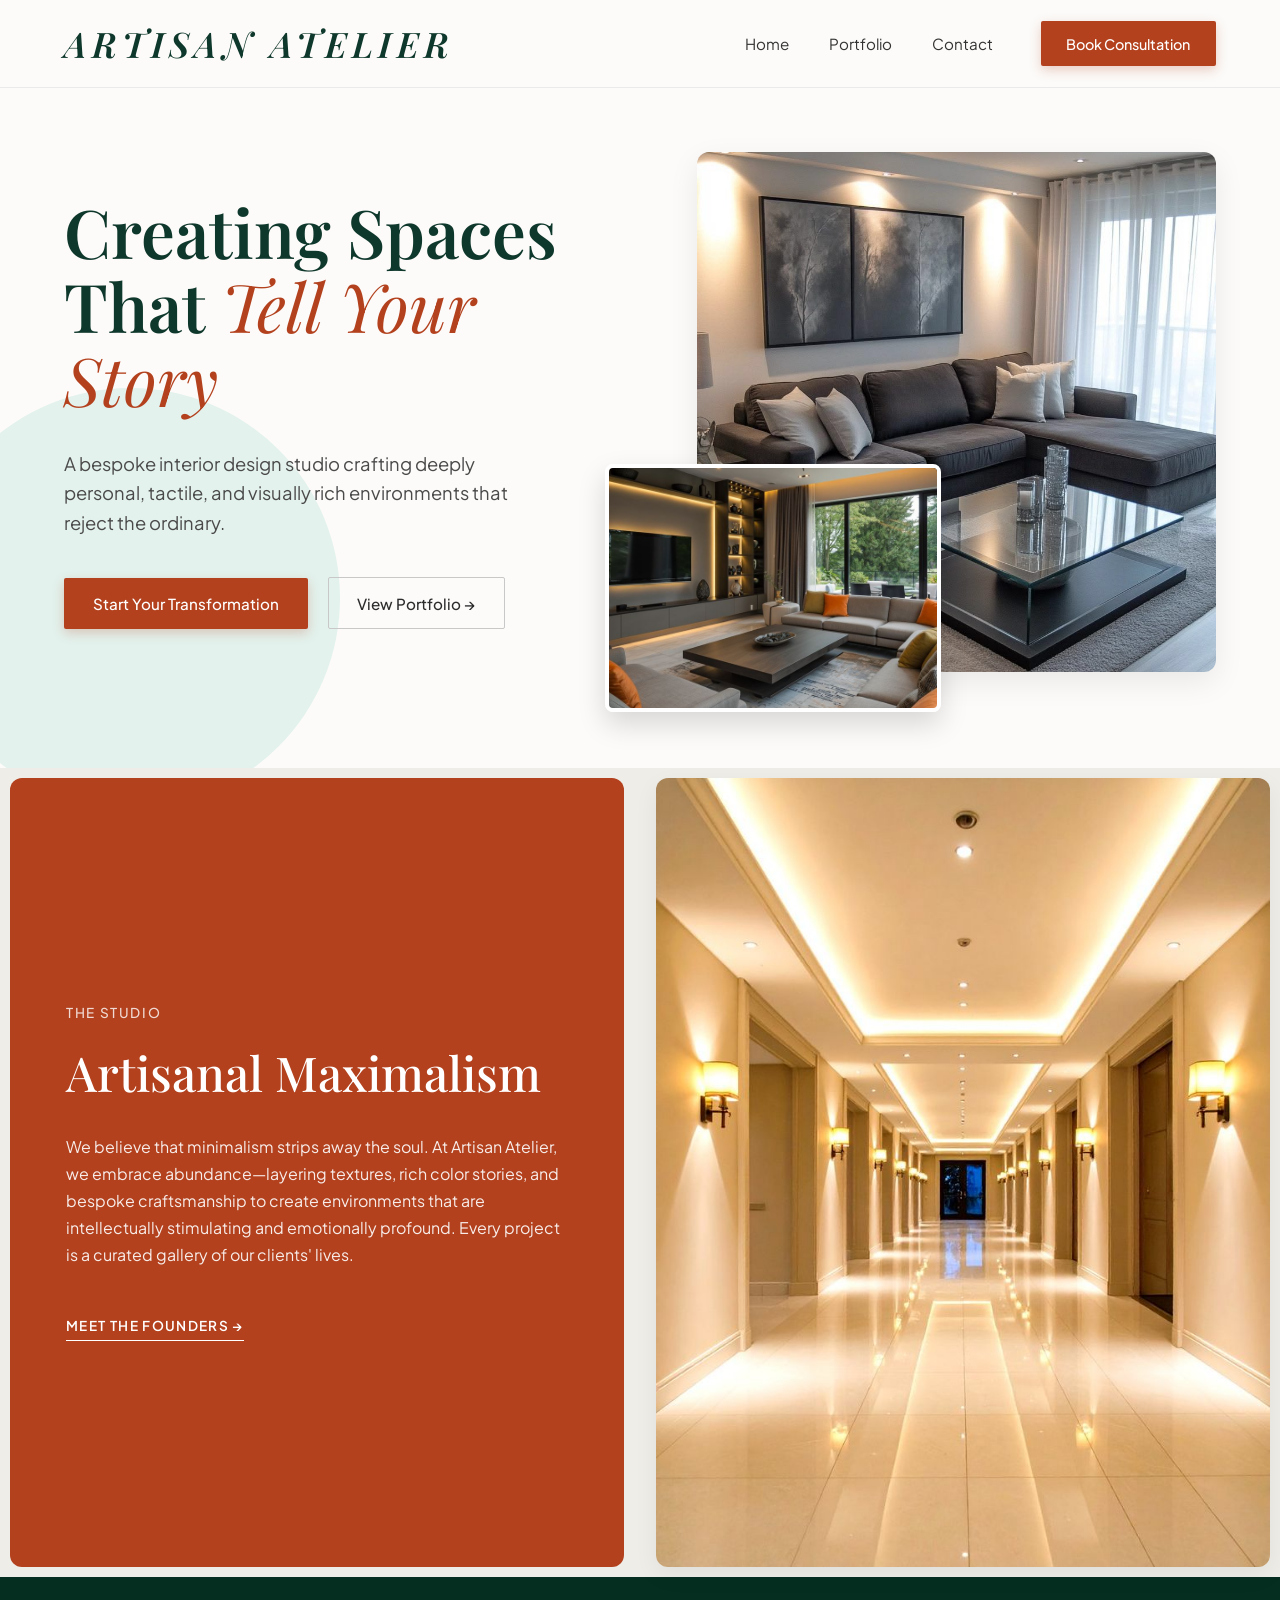
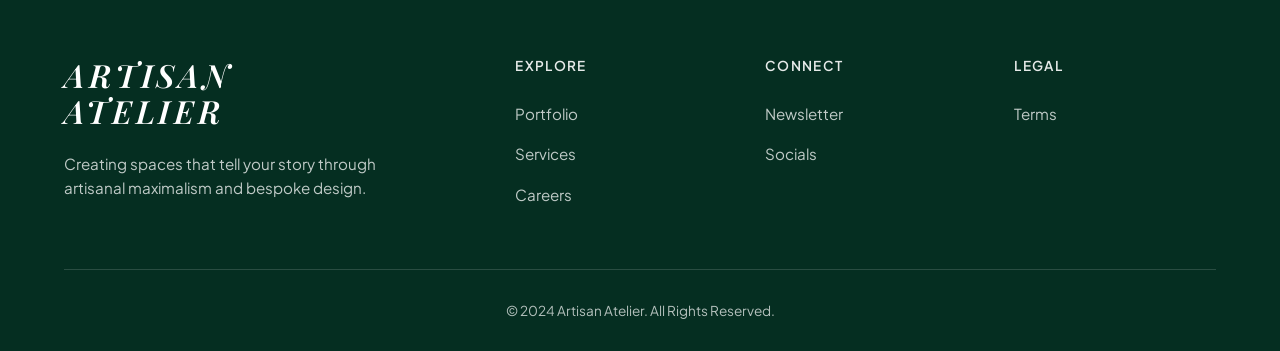
<file: index.html>
<html lang="en">
<head>
    <meta charset="UTF-8">
    <meta name="viewport" content="width=device-width, initial-scale=1.0">
    <title>Document</title>
     <link rel="stylesheet" href="style.css">
</head>
<body>
   <header class="navbar">
  <div class="logo">ARTISAN ATELIER</div>
  <nav class="nav-container">
    <ul class="nav-links">
      <li><a href="index.html" class="nav-link active">Home</a></li>
      <li><a href="pot.html" class="nav-link">Portfolio</a></li>
      <li><a href="contact.html" class="nav-link">Contact</a></li>
    </ul>
    <a href="#" class="nav-actions">Book Consultation</a>
    
  </nav>
  <div class="hamburger">=</div>
</header>
<div class="sidebar">
  <div class="nav">
    <a href="index.html">Home </a>
    <a href="pot.html">Portfolio</a>
    <a href="contact.html">Contact </a>

  </div>
</div>
 
<section class="hero-section">
  <!-- Background shape accent -->
  <div class="bg-shape"></div>

  <!-- Left Column: Text Content -->
  <div class="hero-content">
    <h1 class="hero-heading">
      Creating Spaces <br>
      That <span class="highlight">Tell Your</span> <br>
      <span class="highlight">Story</span>
    </h1>
    <p class="hero-subtext">
      A bespoke interior design studio crafting deeply personal, tactile, and visually rich environments that reject the ordinary.
    </p>
    <div class="hero-buttons">
      <a href="#" class="btn-primary">Start Your Transformation</a>
      <a href="#" class="btn-secondary">View Portfolio &rarr;</a>
    </div>
  </div>

  <!-- Right Column: Overlapping Images -->
  <div class="hero-images">
    <div class="main-image">
      <img src="p2.jpg" alt="Interior living room with velvet couch and plants">
    </div>
    <div class="overlay-image">
      <img src="p1.jpg" alt="Detailed view of wooden cabinet with brass inlay">
    </div>
  </div>
</section>
<section class="studio-section">
  <div class="studio-container">
    <div class="studio-card content-card">
      <span class="subtitle">The Studio</span>
      <h2 class="title">Artisanal Maximalism</h2>
      <p class="description">
        We believe that minimalism strips away the soul. At Artisan Atelier, we embrace abundance—layering textures, rich color stories, and bespoke craftsmanship to create environments that are intellectually stimulating and emotionally profound. Every project is a curated gallery of our clients' lives.
      </p>
      <a href="#" class="studio-link">MEET THE FOUNDERS &rarr;</a>
    </div>

    <!-- Right Card: Image -->
    <div class="studio-card image-card">
      <img src="pk1.jpg" alt="Design workspace with fabric swatches and blueprints">
    </div>
  </div>
</section>
<footer class="site-footer">
  <div class="footer-container">
    <!-- Brand Column -->
    <div class="footer-col brand-col">
      <h2 class="footer-logo">ARTISAN<br>ATELIER</h2>
      <p class="footer-tagline">
        Creating spaces that tell your story through artisanal maximalism and bespoke design.
      </p>
    </div>

    <!-- Explore Column -->
    <div class="footer-col">
      <h3 class="footer-heading">Explore</h3>
      <ul class="footer-links">
        <li><a href="#">Portfolio</a></li>
        <li><a href="#">Services</a></li>
        <li><a href="#">Careers</a></li>
      </ul>
    </div>

    <!-- Connect Column -->
    <div class="footer-col">
      <h3 class="footer-heading">Connect</h3>
      <ul class="footer-links">
        <li><a href="#">Newsletter</a></li>
        <li><a href="#">Socials</a></li>
      </ul>
    </div>

    <!-- Legal Column -->
    <div class="footer-col">
      <h3 class="footer-heading">Legal</h3>
      <ul class="footer-links">
        <li><a href="#">Terms</a></li>
      </ul>
    </div>
  </div>

  <!-- Copyright Bottom Bar -->
  <div class="footer-bottom">
    <p>&copy; 2024 Artisan Atelier. All Rights Reserved.</p>
  </div>
</footer> 
 <script>
    const hamburgerBtn =document.querySelector('.hamburger')
    const sidebar =document.querySelector('.sidebar')

    hamburgerBtn.addEventListener('click',() =>{
      sidebar.classList.toggle('active');
    })
  </script
</body>
</html>
</file>
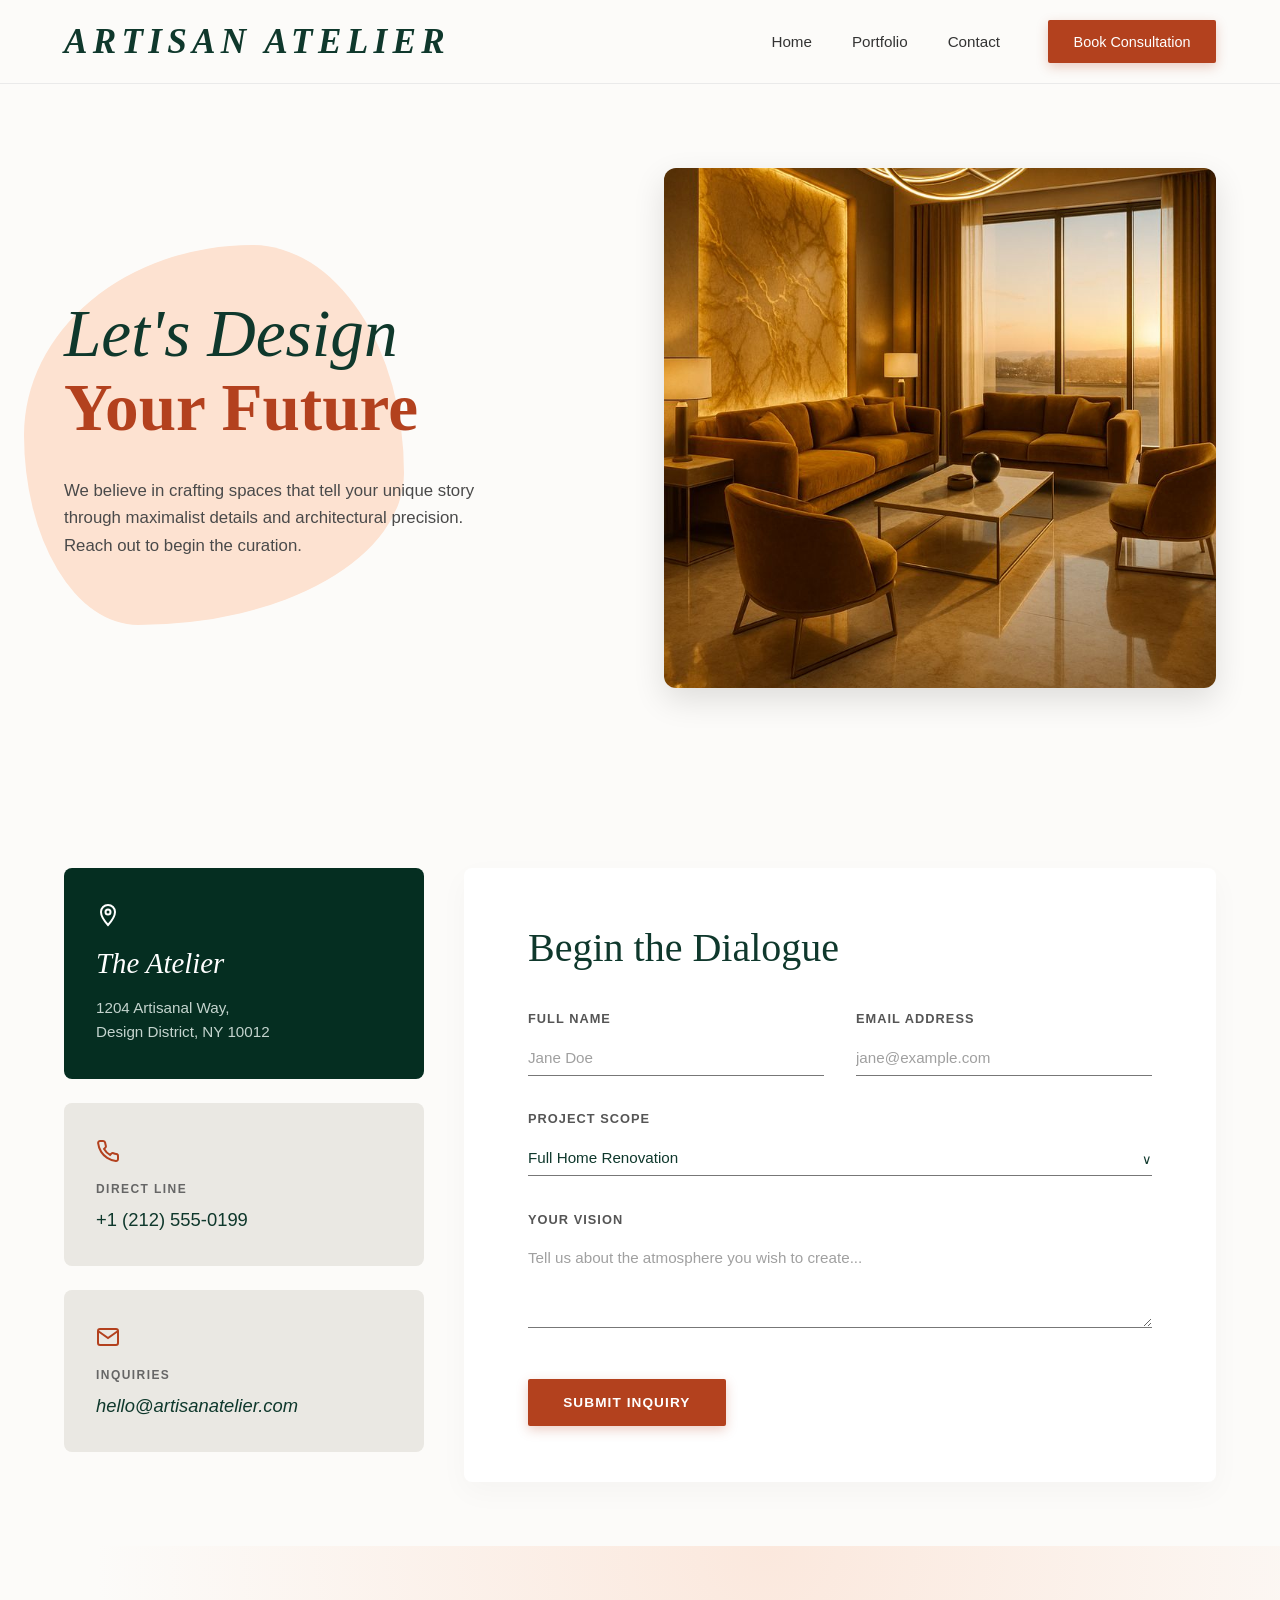
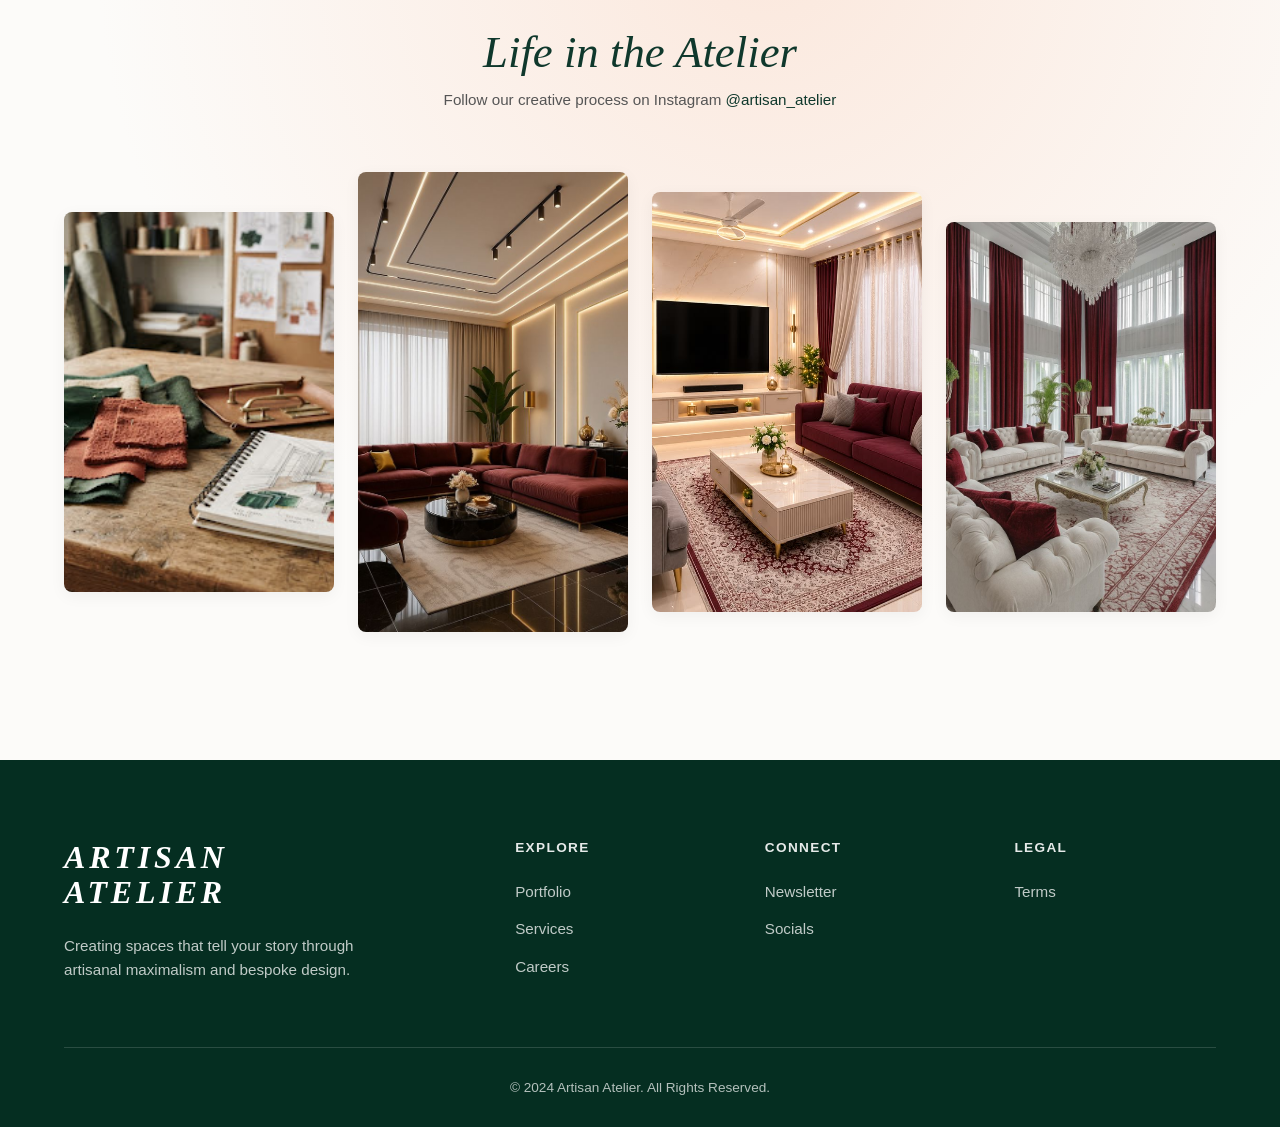
<file: contact.html>
<html lang="en">
<head>
    <meta charset="UTF-8">
    <meta name="viewport" content="width=device-width, initial-scale=1.0">
    <title>Document</title>
    <link rel="stylesheet" href="contact.css">
</head>
<body>
     <header class="navbar">
  <div class="logo">ARTISAN ATELIER</div>
  <nav class="nav-container">
    <ul class="nav-links">
      <li><a href="index.html" class="nav-link active">Home</a></li>
      <li><a href="pot.html" class="nav-link">Portfolio</a></li>
      <li><a href="contact.html" class="nav-link">Contact</a></li>
    </ul>
    <a href="#" class="nav-actions">Book Consultation</a>
    
  </nav>
  <div class="hamburger">=</div>
</header>
<div class="sidebar">
  <div class="nav">
    <a href="index.html">home </a>
    <a href="pot.html">portfolio</a>
    <a href="contact.html">contact </a>

  </div>
</div>
    <section class="contact-hero">
  <!-- Left Column: Content with background blob -->
  <div class="contact-hero-content">
    <div class="blob-bg"></div>
    <div class="text-wrapper">
      <h1 class="contact-title">
        <span class="green-text">Let's Design</span> <br>
        <span class="rust-text">Your Future</span>
      </h1>
      <p class="contact-description">
        We believe in crafting spaces that tell your unique story through maximalist details and architectural precision. Reach out to begin the curation.
      </p>
    </div>
  </div>

  <!-- Right Column: Image Container -->
  <div class="contact-hero-image">
    <img src="con 1.jpg" alt="Elegantly styled living room with dark green walls and velvet chair">
  </div>
</section>
<section class="contact-section">
  <div class="contact-container">
    
    <!-- Left Column: Contact Info Cards -->
    <div class="contact-info">
      
      <!-- Card 1: Address (Dark Green) -->
      <div class="info-card dark-card">
        <div class="icon">
          <svg width="24" height="24" viewBox="0 0 24 24" fill="none" stroke="currentColor" stroke-width="2"><path d="M12 2C8.13 2 5 5.13 5 9c0 5.25 7 13 7 13s7-7.75 7-13c0-3.87-3.13-7-7-7z"/><circle cx="12" cy="9" r="2.5"/></svg>
        </div>
        <h3 class="card-title">The Atelier</h3>
        <p class="card-text">1204 Artisanal Way,<br>Design District, NY 10012</p>
      </div>

      <!-- Card 2: Direct Line (Light Gray) -->
      <div class="info-card light-card">
        <div class="icon rust-icon">
          <svg width="24" height="24" viewBox="0 0 24 24" fill="none" stroke="currentColor" stroke-width="2"><path d="M22 16.92v3a2 2 0 0 1-2.18 2 19.79 19.79 0 0 1-8.63-3.07 19.5 19.5 0 0 1-6-6 19.79 19.79 0 0 1-3.07-8.67A2 2 0 0 1 4.11 2h3a2 2 0 0 1 2 1.72 12.84 12.84 0 0 0 .7 2.81 2 2 0 0 1-.45 2.11L8.09 9.91a16 16 0 0 0 6 6l1.27-1.27a2 2 0 0 1 2.11-.45 12.84 12.84 0 0 0 2.81.7A2 2 0 0 1 22 16.92z"/></svg>
        </div>
        <span class="card-label">DIRECT LINE</span>
        <p class="card-value">+1 (212) 555-0199</p>
      </div>

      <!-- Card 3: Inquiries (Light Gray) -->
      <div class="info-card light-card">
        <div class="icon rust-icon">
          <svg width="24" height="24" viewBox="0 0 24 24" fill="none" stroke="currentColor" stroke-width="2"><path d="M4 4h16c1.1 0 2 .9 2 2v12c0 1.1-.9 2-2 2H4c-1.1 0-2-.9-2-2V6c0-1.1.9-2 2-2z"/><polyline points="22,6 12,13 2,6"/></svg>
        </div>
        <span class="card-label">INQUIRIES</span>
        <p class="card-value italic">hello@artisanatelier.com</p>
      </div>

    </div>

    <!-- Right Column: Inquiry Form Card -->
    <div class="form-card">
      <h2 class="form-heading">Begin the Dialogue</h2>
      
      <form class="inquiry-form">
        <div class="form-row">
          <div class="form-group">
            <label for="fullname">Full Name</label>
            <input type="text" id="fullname" placeholder="Jane Doe">
          </div>
          <div class="form-group">
            <label for="email">Email Address</label>
            <input type="email" id="email" placeholder="jane@example.com">
          </div>
        </div>

        <div class="form-group">
          <label for="scope">Project Scope</label>
          <div class="select-wrapper">
            <select id="scope">
              <option value="full">Full Home Renovation</option>
              <option value="interior">Interior Styling</option>
              <option value="architecture">Architectural Design</option>
            </select>
          </div>
        </div>

        <div class="form-group">
          <label for="vision">Your Vision</label>
          <textarea id="vision" rows="4" placeholder="Tell us about the atmosphere you wish to create..."></textarea>
        </div>

        <button type="submit" class="btn-submit">SUBMIT INQUIRY</button>
      </form>
    </div>

  </div>
</section>
<section class="instagram-section">
  <!-- Section Header -->
  <div class="instagram-header">
    <h2 class="instagram-title">Life in the Atelier</h2>
    <p class="instagram-subtitle">
      Follow our creative process on Instagram <a href="https://instagram.com" target="_blank" class="insta-handle">@artisan_atelier</a>
    </p>
  </div>

  <!-- 4-Column Image Grid -->
  <div class="instagram-grid">
    <div class="insta-card">
      <img src="con g 1.jpg" alt="Design sketches and fabric swatches on wooden desk">
      <div class="insta-overlay">
        <svg class="heart-icon" viewBox="0 0 24 24" fill="none" stroke="currentColor" stroke-width="2">
            <path d="M20.84 4.61a5.5 5.5 0 0 0-7.78 0L12 5.67l-1.06-1.06a5.5 5.5 0 0 0-7.78 7.78l1.06 1.06L12 21.23l8.78-8.78 1.06-1.06a5.5 5.5 0 0 0 0-7.78z"></path>
        </svg>
    </div>
    </div>
    <div class="insta-card">
      <img src="con 2.jpg" alt="Vintage mirror with floral wallpaper interior">
      <div class="insta-overlay">
  <svg class="heart-icon" viewBox="0 0 24 24" fill="none" stroke="currentColor" stroke-width="2">
    <path d="M20.84 4.61a5.5 5.5 0 0 0-7.78 0L12 5.67l-1.06-1.06a5.5 5.5 0 0 0-7.78 7.78l1.06 1.06L12 21.23l8.78-8.78 1.06-1.06a5.5 5.5 0 0 0 0-7.78z"></path>
  </svg>
</div>
    </div>
    <div class="insta-card">
      <img src="con 3.jpg" alt="Interior designer standing in studio workspace">
      <div class="insta-overlay">
  <svg class="heart-icon" viewBox="0 0 24 24" fill="none" stroke="currentColor" stroke-width="2">
    <path d="M20.84 4.61a5.5 5.5 0 0 0-7.78 0L12 5.67l-1.06-1.06a5.5 5.5 0 0 0-7.78 7.78l1.06 1.06L12 21.23l8.78-8.78 1.06-1.06a5.5 5.5 0 0 0 0-7.78z"></path>
  </svg>
</div>
    </div>
    <div class="insta-card">
      <img src="con 4.jpg" alt="Tablescape setup with dark floral centerpiece">
      <div class="insta-overlay">
  <svg class="heart-icon" viewBox="0 0 24 24" fill="none" stroke="currentColor" stroke-width="2">
    <path d="M20.84 4.61a5.5 5.5 0 0 0-7.78 0L12 5.67l-1.06-1.06a5.5 5.5 0 0 0-7.78 7.78l1.06 1.06L12 21.23l8.78-8.78 1.06-1.06a5.5 5.5 0 0 0 0-7.78z"></path>
  </svg>
</div>
    </div>
  </div>
</section>
<footer class="site-footer">
  <div class="footer-container">
    <!-- Brand Column -->
    <div class="footer-col brand-col">
      <h2 class="footer-logo">ARTISAN<br>ATELIER</h2>
      <p class="footer-tagline">
        Creating spaces that tell your story through artisanal maximalism and bespoke design.
      </p>
    </div>

    <!-- Explore Column -->
    <div class="footer-col">
      <h3 class="footer-heading">Explore</h3>
      <ul class="footer-links">
        <li><a href="#">Portfolio</a></li>
        <li><a href="#">Services</a></li>
        <li><a href="#">Careers</a></li>
      </ul>
    </div>

    <!-- Connect Column -->
    <div class="footer-col">
      <h3 class="footer-heading">Connect</h3>
      <ul class="footer-links">
        <li><a href="#">Newsletter</a></li>
        <li><a href="#">Socials</a></li>
      </ul>
    </div>

    <!-- Legal Column -->
    <div class="footer-col">
      <h3 class="footer-heading">Legal</h3>
      <ul class="footer-links">
        <li><a href="#">Terms</a></li>
      </ul>
    </div>
  </div>

  <!-- Copyright Bottom Bar -->
  <div class="footer-bottom">
    <p>&copy; 2024 Artisan Atelier. All Rights Reserved.</p>
  </div>
</footer>
 <script>
    const hamburgerBtn =document.querySelector('.hamburger')
    const sidebar =document.querySelector('.sidebar')

    hamburgerBtn.addEventListener('click',() =>{
      sidebar.classList.toggle('active');
    })
  </script
</body>
</html>
</file>
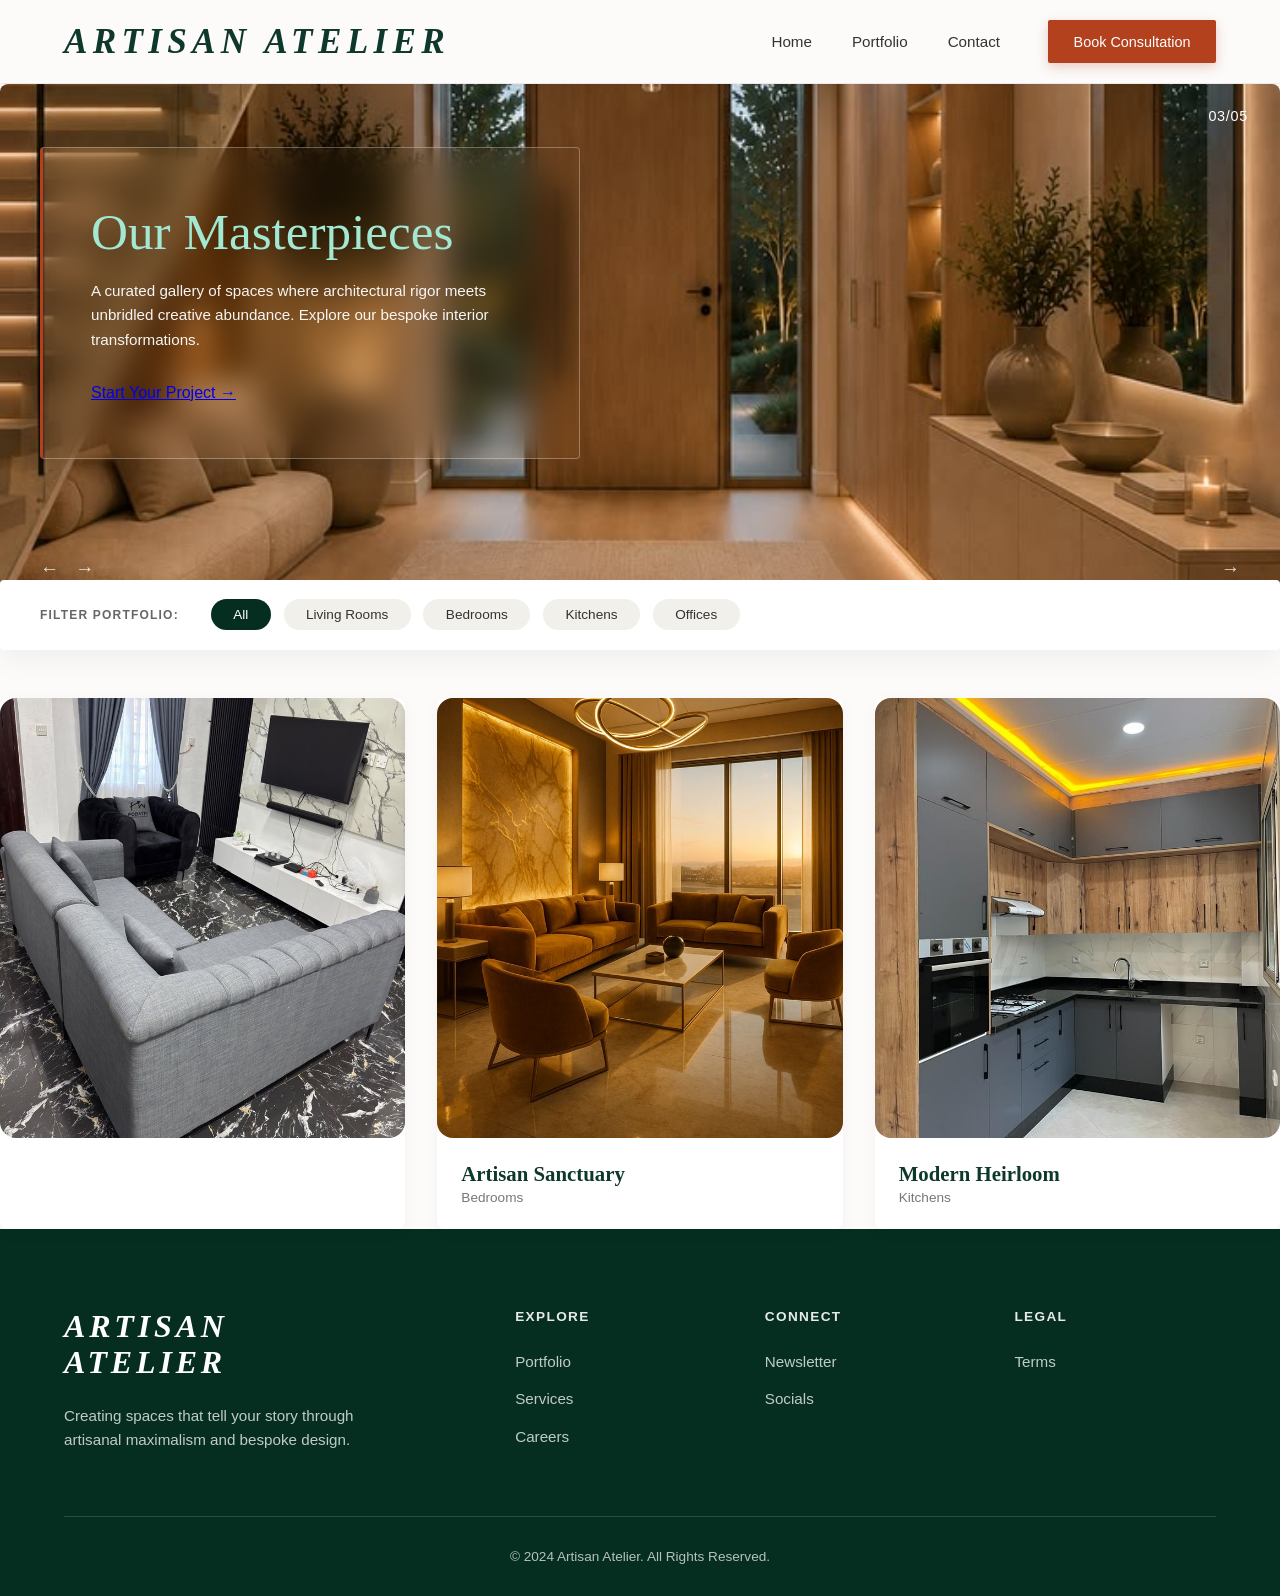
<file: pot.html>
<html lang="en">
<head>
    <meta charset="UTF-8">
    <meta name="viewport" content="width=device-width, initial-scale=1.0">
    <title>Document</title>
    <link rel="stylesheet" href="pot.css">
</head>
<body>
   <header class="navbar">
  <div class="logo">ARTISAN ATELIER</div>
  <nav class="nav-container">
    <ul class="nav-links">
      <li><a href="index.html" class="nav-link active">Home</a></li>
      <li><a href="pot.html" class="nav-link">Portfolio</a></li>
      <li><a href="contact.html" class="nav-link">Contact</a></li>
    </ul>
    <a href="#" class="nav-actions">Book Consultation</a>
    
  </nav>
  <div class="hamburger">=</div>
</header>
<div class="sidebar">
  <div class="nav">
    <a href="index.html">home </a>
    <a href="pot.html">portfolio</a>
    <a href="contact.html">contact </a>

  </div>
</div>
  

<main class="portfolio-page">
  
  <!-- Section 1: Portfolio Hero / Featured Project Banner -->
  <section class="portfolio-hero">
    <div class="hero-bg-container">
      <img src="pk2.jpg" alt="Featured Project: The Forest Retreat" class="hero-bg-img">
      
      <!-- Slide Indicator Top Right -->
      <div class="slide-count">03/05</div>
      
      <!-- Frosted Glass Card Overlay -->
      <div class="glass-card">
        <h1 class="glass-title">Our Masterpieces</h1>
        <p class="glass-description">
          A curated gallery of spaces where architectural rigor meets unbridled creative abundance. Explore our bespoke interior transformations.
        </p>
        <a href="#" class="btn-primary">Start Your Project &rarr;</a>
      </div>

      <!-- Hero Navigation Arrows -->
      <div class="hero-nav flex-between">
        <div class="nav-left">
          <button class="nav-arrow">&larr;</button>
          <button class="nav-arrow">&rarr;</button>
        </div>
        <div class="nav-right">
          <button class="nav-arrow">&rarr;</button>
        </div>
      </div>
    </div>
  </section>
  <!-- Section 2: Portfolio Filter Bar -->
  <section class="filter-section">
    <div class="filter-bar">
      <span class="filter-label">FILTER PORTFOLIO:</span>
      <div class="filter-buttons">
        <button class="filter-btn active">All</button>
        <button class="filter-btn">Living Rooms</button>
        <button class="filter-btn">Bedrooms</button>
        <button class="filter-btn">Kitchens</button>
        <button class="filter-btn">Offices</button>
      </div>
    </div>
  </section>
  <!-- Section 3: Portfolio Grid -->
      <section class="gallery-section">
        <div class="gallery-grid">
          
          <!-- Grid Card 1 -->
          <article class="gallery-card">
            <div class="card-image">
              <img src="p4.jpg" alt="Living Room Transformation">
            </div>
            <!-- <div class="card-details">
              <h3>The Emerald Lounge</h3>
              <p>Living Room</p>
            </div> -->
          </article>

          <!-- Grid Card 2 -->
          <article class="gallery-card">
            <div class="card-image ">
              <img src="con 1.jpg" alt="Rustic Master Bedroom">
            </div>
            <div class="card-details">
              <h3>Artisan Sanctuary</h3>
              <p>Bedrooms</p>
            </div>
          </article>

          <!-- Grid Card 3 -->
          <article class="gallery-card">
            <div class="card-image">
              <img src="k1.jpg" alt="Bespoke Kitchen & Dining">
            </div>
            <div class="card-details">
              <h3>Modern Heirloom</h3>
              <p>Kitchens</p>
            </div>
          </article>

        </div>
    </section>
</main>
    <footer class="site-footer">
  <div class="footer-container">
    <!-- Brand Column -->
    <div class="footer-col brand-col">
      <h2 class="footer-logo">ARTISAN<br>ATELIER</h2>
      <p class="footer-tagline">
        Creating spaces that tell your story through artisanal maximalism and bespoke design.
      </p>
    </div>

    <!-- Explore Column -->
    <div class="footer-col">
      <h3 class="footer-heading">Explore</h3>
      <ul class="footer-links">
        <li><a href="#">Portfolio</a></li>
        <li><a href="#">Services</a></li>
        <li><a href="#">Careers</a></li>
      </ul>
    </div>

    <!-- Connect Column -->
    <div class="footer-col">
      <h3 class="footer-heading">Connect</h3>
      <ul class="footer-links">
        <li><a href="#">Newsletter</a></li>
        <li><a href="#">Socials</a></li>
      </ul>
    </div>

    <!-- Legal Column -->
    <div class="footer-col">
      <h3 class="footer-heading">Legal</h3>
      <ul class="footer-links">
        <li><a href="#">Terms</a></li>
      </ul>
    </div>
  </div>

  <!-- Copyright Bottom Bar -->
  <div class="footer-bottom">
    <p>&copy; 2024 Artisan Atelier. All Rights Reserved.</p>
  </div>
</footer>

  


 <script>
    const hamburgerBtn =document.querySelector('.hamburger')
    const sidebar =document.querySelector('.sidebar')

    hamburgerBtn.addEventListener('click',() =>{
      sidebar.classList.toggle('active');
    })
  </script
</body>
</html>
</file>
<file: style.css>
@import url('https://fonts.googleapis.com/css2?family=Playfair+Display:ital,wght@1,600&family=Plus+Jakarta+Sans:wght@400;500;600&display=swap');

* {
  box-sizing: border-box;
  margin: 0;
  padding: 0;
}

body {
  font-family: 'Plus Jakarta Sans', sans-serif;
  background-color: #fcfbf9;
}
header {
    position: sticky;
    top: 0;
    width: 100%;
    z-index: 100;
  }


.navbar {
  display: flex;
  justify-content: space-between;
  align-items: center;
  padding: 1.25rem 4rem;
  background-color: #fcfbf9;
  border-bottom: 1px solid #eaeaea;
}

.logo {
  font-family: 'Playfair Display', serif;
  font-style: italic;
  font-weight: 600;
  font-size: 2.2rem;
  letter-spacing: 0.15em;
  color: #0f382c;
  text-transform: uppercase;
}

.nav-container {
  display: flex;
  align-items: center;
  gap: 3rem;
}

.nav-links {
  display: flex;
  list-style: none;
  gap: 2.5rem;
}

.nav-link {
  text-decoration: none;
  color: #333333;
  font-size: 0.95rem;
  font-weight: 400;
  padding-bottom: 0.3rem;
  transition: color 0.2s ease;
}

/* .nav-link.active {
  color: #b3411e;
  font-style: italic;
  border-bottom: 2px solid #b3411e;
} */

.nav-link:hover {
   color: #b3411e;
  font-style: italic;
  border-bottom: 2px solid #b3411e;
}

.nav-actions {
  text-decoration: none;
  background-color: #b3411e;
  color: #ffffff;
  font-size: 0.9rem;
  font-weight: 500;
  padding: 0.85rem 1.6rem;
  border-radius: 2px;
  box-shadow: 0 4px 12px rgba(179, 65, 30, 0.25);
  transition: background-color 0.2s ease, transform 0.1s ease;
}

.nav-actions:hover {
  background-color: #983516;
}
.hamburger{
  display: none;
  cursor: pointer;
  font-size: 26px;
  font-weight: 500;
}
/* sidebar */
.sidebar{

  height: 450px;
  /* max-width: 500px; */
  background-color:rgb(226, 223, 220);
  /* background-color: red; */
  color: white;
  border-radius: 5px;
  position: fixed;
  overflow: hidden;
  /* top: 70px; */
  right: -110%;
  width: 25%;
  z-index: 1000;
}
.nav a {
  color:white;
  background-color: #b3411e;
  margin: 5px;
  border-radius: 8px;
  text-decoration: none;
  display: block;
  padding: 5px;
  
}
.nav a:hover{
  background-color: #4a4a4a;
}

.sidebar.active{
  right: 5px;
  transition: all 0.4s linear;
}

.sidebar:not(.active){
  right: -100%;
  transition: all 0.4s linear;
}


.hero-section {
  position: relative;
  display: flex;
  align-items: center;
  justify-content: space-between;
  padding: 4rem 4rem 6rem;
  background-color: #fcfbf9;
  overflow: hidden;
  gap: 3rem;
}

/* Background Circle Accent */
.bg-shape {
  position: absolute;
  bottom: -40px;
  left: -80px;
  width: 420px;
  height: 420px;
  background-color: #e3f2ed;
  border-radius: 50%;
  z-index: 1;
}

/* Left Column Styling */
.hero-content {
  position: relative;
  z-index: 2;
  max-width: 580px;
}

.hero-heading {
  font-family: 'Playfair Display', serif;
  font-size: 4.2rem;
  line-height: 1.1;
  font-weight: 600;
  color: #0f382c;
  margin-bottom: 2rem;
}

.hero-heading .highlight {
  font-style: italic;
  color: #b3411e;
  font-weight: 400;
}

.hero-subtext {
  font-size: 1.15rem;
  line-height: 1.6;
  color: #4a4a4a;
  margin-bottom: 2.5rem;
  max-width: 480px;
}

.hero-buttons {
  display: flex;
  align-items: center;
  gap: 1.25rem;
}

.btn-primary {
  text-decoration: none;
  background-color: #b3411e;
  color: #ffffff;
  font-size: 0.95rem;
  font-weight: 500;
  padding: 1rem 1.8rem;
  border-radius: 2px;
  box-shadow: 0 4px 12px rgba(179, 65, 30, 0.25);
  transition: background-color 0.2s ease;
}

.btn-primary:hover {
  background-color: #983516;
}

.btn-secondary {
  text-decoration: none;
  background-color: transparent;
  color: #2c2c2c;
  font-size: 0.95rem;
  font-weight: 500;
  padding: 0.95rem 1.8rem;
  border: 1px solid #c8c8c8;
  border-radius: 2px;
  transition: border-color 0.2s ease, color 0.2s ease;
}

.btn-secondary:hover {
  border-color: #0f382c;
  color: #0f382c;
}

/* Right Column: Images Layout */
.hero-images {
  position: relative;
  z-index: 2;
  flex: 1;
  display: flex;
  justify-content: flex-end;
  max-width: 620px;
}

.main-image {
  width: 85%;
  border-radius: 12px;
  overflow: hidden;
  box-shadow: 0 10px 30px rgba(0, 0, 0, 0.08);
}

.main-image img {
  width: 100%;
  height: 520px;
  object-fit: cover;
  display: block;
}

.overlay-image {
  position: absolute;
  bottom: -40px;
  left: 0;
  width: 55%;
  border-radius: 8px;
  overflow: hidden;
  border: 4px solid #ffffff;
  box-shadow: 0 12px 28px rgba(0, 0, 0, 0.15);
}

.overlay-image img {
  width: 100%;
  height: 240px;
  object-fit: cover;
  display: block;
}
.studio-section {
  padding: 10px;
  background-color: #ccc7b746;
  /* margin: 0,0,10px; */
}

.studio-container {
  /* background-color: #d3971f46; */
  display: grid;
  grid-template-columns: 1fr 1fr;
  gap: 2rem;
  /* max-width: 1280px; */
  /* margin: auto; */
}

/* Left Card Styling */
.content-card {
  background-color: #b3411e;
  color: #ffffff;
  padding: 4rem 3.5rem;
  border-radius: 12px;
  display: flex;
  flex-direction: column;
  justify-content: center;
}

.content-card .subtitle {
  font-size: 0.85rem;
  text-transform: uppercase;
  letter-spacing: 0.12em;
  color: rgba(255, 255, 255, 0.8);
  font-weight: 500;
  margin-bottom: 1.5rem;
}

.content-card .title {
  font-family: 'Playfair Display', serif;
  font-size: 3rem;
  font-weight: 500;
  line-height: 1.15;
  margin-bottom: 2rem;
  color: #ffffff;
}

.content-card .description {
  font-size: 1rem;
  line-height: 1.7;
  color: rgba(255, 255, 255, 0.9);
  margin-bottom: 3rem;
}

.studio-link {
  color: #ffffff;
  text-decoration: none;
  font-size: 0.85rem;
  font-weight: 600;
  letter-spacing: 0.1em;
  text-transform: uppercase;
  border-bottom: 1px solid #ffffff;
  padding-bottom: 0.4rem;
  width: fit-content;
  transition: opacity 0.2s ease;
}

.studio-link:hover {
  opacity: 0.8;
}

/* Right Card Styling */
.image-card {
  border-radius: 12px;
  overflow: hidden;
  box-shadow: 0 8px 24px rgba(0, 0, 0, 0.06);
}

.image-card img {
  width: 100%;
  height: 100%;
  min-height: 480px;
  object-fit: cover;
  display: block;
}
.site-footer {
  background-color: #052e21;
  color: #ffffff;
  padding: 5rem 4rem 2rem;
  /* margin-top: 8px; */
}

.footer-container {
  max-width: 1280px;
  margin: 0 auto;
  display: grid;
  grid-template-columns: 2fr 1fr 1fr 1fr;
  gap: 3rem;
  padding-bottom: 4rem;
  border-bottom: 1px solid rgba(255, 255, 255, 0.15);
}

/* Brand Column Styling */
.brand-col {
  padding-right: 2rem;
}

.footer-logo {
  font-family: 'Playfair Display', serif;
  font-style: italic;
  font-weight: 600;
  font-size: 2rem;
  line-height: 1.1;
  letter-spacing: 0.12em;
  color: #ffffff;
  margin-bottom: 1.5rem;
}

.footer-tagline {
  font-size: 0.95rem;
  line-height: 1.6;
  color: rgba(255, 255, 255, 0.75);
  max-width: 320px;
}

/* Link Columns Styling */
.footer-heading {
  font-size: 0.85rem;
  font-weight: 600;
  text-transform: uppercase;
  letter-spacing: 0.1em;
  color: rgba(255, 255, 255, 0.9);
  margin-bottom: 1.8rem;
}

.footer-links {
  list-style: none;
  display: flex;
  flex-direction: column;
  gap: 1.2rem;
}

.footer-links a {
  color: rgba(255, 255, 255, 0.75);
  text-decoration: none;
  font-size: 0.95rem;
  transition: color 0.2s ease;
}

.footer-links a:hover {
  color: #ffffff;
}

/* Footer Bottom Styling */
.footer-bottom {
  text-align: center;
  padding-top: 2rem;
}

.footer-bottom p {
  font-size: 0.85rem;
  color: rgba(255, 255, 255, 0.7);
}
@media screen and (max-width: 768px) {
   
.logo {
  font-family: 'Playfair Display', serif;
  font-style: italic;
  font-weight: 400;
  font-size: 2rem;
  letter-spacing: 0.15em;
  color: #0f382c;
  text-transform: uppercase;
  display: none;
}
  .nav-links  {
    display: flex;
    flex-direction: column;
    position: fixed;
    top: 125px;
    left: -100%;
    width: 100%;
    height: calc(100vh - 125px);
    background-color: white;
    padding: 40px;
    gap: 25px;
    transition: left 0.3s ease;
    box-shadow: 0 10px 15px rgba(0, 0,0,0.05);
  }
  .nav-actions .login-btn  {
    display: flex;
    flex-direction: column;
    position: fixed;
    top: 125px;
    left: -100%;
    width: 100%;
    height: calc(100vh - 125px);
    background-color: white;
    padding: 40px;
    gap: 25px;
    transition: left 0.3s ease;
    box-shadow: 0 10px 15px rgba(0, 0,0,0.05);
  }
  .hamburger{
    display: block;
  }
  
.hero-section {
  position: relative;
  display: grid;
  /* align-items: center; */
  /* justify-content: space-between; */
  /* padding: 4rem 4rem 6rem; */
  background-color: #fcfbf9;
  /* overflow: hidden; */
  gap: 3rem;
}

.hero-content {
  position: relative;
  z-index: 2;
  max-width: 580px;
}

.studio-container {
  /* background-color: #d3971f46; */
  display: grid;
  grid-template-columns: 1fr ;
  gap: 2rem;
  /* max-width: 1110px; */
  /* margin:  auto; */
}
  
  .footer-container {
    grid-template-columns: repeat(1, 1fr); /* Becomes two columns on tablets */
    gap: 40px 0;
  }
}
@media screen and (max-width: 475px){
  .navbar {
  display: flex;
  justify-content: space-between;
  align-items: center;
  padding: 1.25rem 1.7rem;
  background-color: #fcfbf9;
  border-bottom: 1px solid #eaeaea;
}

  .hero-section {
  position: relative;
  display: flex;
  align-items: center;
  justify-content: space-between;
  padding: 1.5rem 1.5rem 2.5rem;
  background-color: #fcfbf9;
  overflow: hidden;
  gap: 3rem;
}
  

.content-card {
  background-color: #b3411e;
  color: #ffffff;
  padding: 2rem 1.5rem;
  border-radius: 12px;
  display: flex;
  flex-direction: column;
  justify-content: center;
}
.site-footer {
  background-color: #052e21;
  color: #ffffff;
  padding: 2.4rem 1.4rem 1.4rem;
  margin-top: 5px;
}

}
</file>
<file: contact.css>
* {
  box-sizing: border-box;
  margin: 0;
  padding: 0;
}

body {
  font-family: 'Plus Jakarta Sans', sans-serif;
  background-color: #fcfbf9;
}
header {
    position: sticky;
    top: 0;
    width: 100%;
    z-index: 100;
  }


.navbar {
  display: flex;
  justify-content: space-between;
  align-items: center;
  padding: 1.25rem 4rem;
  background-color: #fcfbf9;
  border-bottom: 1px solid #eaeaea;
}

.logo {
  font-family: 'Playfair Display', serif;
  font-style: italic;
  font-weight: 600;
  font-size: 2.2rem;
  letter-spacing: 0.15em;
  color: #0f382c;
  text-transform: uppercase;
}

.nav-container {
  display: flex;
  align-items: center;
  gap: 3rem;
}

.nav-links {
  display: flex;
  list-style: none;
  gap: 2.5rem;
}

.nav-link {
  text-decoration: none;
  color: #333333;
  font-size: 0.95rem;
  font-weight: 400;
  padding-bottom: 0.3rem;
  transition: color 0.2s ease;
}

/* .nav-link.active {
  color: #b3411e;
  font-style: italic;
  border-bottom: 2px solid #b3411e;
} */

.nav-link:hover {
   color: #b3411e;
  font-style: italic;
  border-bottom: 2px solid #b3411e;
}

.nav-actions {
  text-decoration: none;
  background-color: #b3411e;
  color: #ffffff;
  font-size: 0.9rem;
  font-weight: 500;
  padding: 0.85rem 1.6rem;
  border-radius: 2px;
  box-shadow: 0 4px 12px rgba(179, 65, 30, 0.25);
  transition: background-color 0.2s ease, transform 0.1s ease;
}

.nav-actions:hover {
  background-color: #983516;
}
.hamburger{
  display: none;
  cursor: pointer;
  font-size: 26px;
  font-weight: 500;
}
/* sidebar */
.sidebar{
   height: 450px;
  /* max-width: 500px; */
  background-color:rgb(252, 248, 248);
  /* background-color: red; */
  border-radius: 5px;
  color: white;
  position: fixed;
  overflow: hidden;
  right: -110%;
  width: 25%;
  z-index: 1000;
}
.nav a {
  color: white;
  background-color: #b3411e;
  margin: 5px;
  border-radius: 8px;
  text-decoration: none;
  display: block;
  padding: 5px;
  
}
.nav a:hover{
  background-color: #4a4a4a;
}



.sidebar.active{
  right: 10px;
  transition: all 0.4s linear;
}

.sidebar:not(.active){
  right: -100%;
  transition: all 0.4s linear;
}
.contact-hero {
  display: flex;
  align-items: center;
  justify-content: space-between;
  padding: 4rem 4rem 6rem;
  background-color: #fcfbf9;
  position: relative;
  overflow: hidden;
  gap: 3rem;
  min-height: 80vh;
}

/* Left Column Styling */
.contact-hero-content {
  position: relative;
  flex: 1;
  max-width: 580px;
}

/* Organic Background Blob Accent */
.blob-bg {
  position: absolute;
  top: -20px;
  left: -40px;
  width: 380px;
  height: 380px;
  background-color: #fde2d1;
  border-radius: 60% 40% 70% 30% / 50% 60% 40% 50%;
  z-index: 1;
}

.text-wrapper {
  position: relative;
  z-index: 2;
  padding: 2rem 0;
}

.contact-title {
  font-family: 'Playfair Display', serif;
  font-size: 4.2rem;
  line-height: 1.1;
  font-weight: 600;
  margin-bottom: 2rem;
}

.green-text {
  color: #0f382c;
  font-style: italic;
  font-weight: 500;
}

.rust-text {
  color: #b3411e;
  font-weight: 600;
}

.contact-description {
  font-size: 1.05rem;
  line-height: 1.65;
  color: #4a4a4a;
  max-width: 440px;
}

/* Right Column Styling */
.contact-hero-image {
  flex: 1;
  max-width: 600px;
  border-radius: 12px;
  overflow: hidden;
  box-shadow: 0 12px 32px rgba(0, 0, 0, 0.12);
}

.contact-hero-image img {
  width: 100%;
  height: 520px;
  object-fit: cover;
  display: block;
}
.contact-section {
  padding: 4rem;
  background-color: #fcfbf9;
}

.contact-container {
  max-width: 1280px;
  margin: 0 auto;
  display: grid;
  grid-template-columns: 360px 1fr;
  gap: 2.5rem;
  align-items: start;
}

/* =========================================
   LEFT COLUMN: CONTACT INFO CARDS
   ========================================= */
.contact-info {
  display: flex;
  flex-direction: column;
  gap: 1.5rem;
}

.info-card {
  padding: 2.2rem 2rem;
  border-radius: 8px;
  display: flex;
  flex-direction: column;
}

.icon {
  margin-bottom: 1.2rem;
}

/* Dark Green Card */
.dark-card {
  background-color: #052e21;
  color: #ffffff;
}

.dark-card .icon svg {
  stroke: #ffffff;
}

.dark-card .card-title {
  font-family: 'Playfair Display', serif;
  font-style: italic;
  font-size: 1.8rem;
  font-weight: 500;
  margin-bottom: 1rem;
}

.dark-card .card-text {
  font-size: 0.95rem;
  line-height: 1.6;
  color: #c4d4ce;
}

/* Light Gray Cards */
.light-card {
  background-color: #eae8e3;
  color: #333333;
}

.rust-icon svg {
  stroke: #b3411e;
}

.card-label {
  font-size: 0.75rem;
  font-weight: 600;
  letter-spacing: 0.12em;
  text-transform: uppercase;
  color: #666666;
  margin-bottom: 0.8rem;
}

.card-value {
  font-size: 1.15rem;
  color: #0f382c;
  font-weight: 500;
}

.card-value.italic {
  font-style: italic;
}

/* =========================================
   RIGHT COLUMN: FORM CARD & INPUTS
   ========================================= */
.form-card {
  background-color: #ffffff;
  padding: 3.5rem 4rem;
  border-radius: 8px;
  box-shadow: 0 10px 30px rgba(0, 0, 0, 0.03);
}

.form-heading {
  font-family: 'Playfair Display', serif;
  font-size: 2.5rem;
  color: #0f382c;
  font-weight: 500;
  margin-bottom: 2.5rem;
}

.inquiry-form {
  display: flex;
  flex-direction: column;
  gap: 2.2rem;
}

.form-row {
  display: grid;
  grid-template-columns: 1fr 1fr;
  gap: 2rem;
}

.form-group {
  display: flex;
  flex-direction: column;
}

.form-group label {
  font-size: 0.8rem;
  font-weight: 600;
  letter-spacing: 0.08em;
  color: #555555;
  text-transform: uppercase;
  margin-bottom: 0.8rem;
}

/* Underline Inputs */
.form-group input,
.form-group select,
.form-group textarea {
  border: none;
  border-bottom: 1px solid #777777;
  border-radius: 0;
  padding: 0.6rem 0;
  font-family: inherit;
  font-size: 0.95rem;
  color: #0f382c;
  background: transparent;
  outline: none;
  transition: border-color 0.2s ease;
}

.form-group input::placeholder,
.form-group textarea::placeholder {
  color: #a0a0a0;
  font-weight: 300;
}

.form-group input:focus,
.form-group select:focus,
.form-group textarea:focus {
  border-bottom-color: #b3411e;
}

/* Custom Select Dropdown Arrow */
.select-wrapper {
  position: relative;
}

.select-wrapper select {
  width: 100%;
  appearance: none;
  -webkit-appearance: none;
  cursor: pointer;
}

.select-wrapper::after {
  content: '∨';
  position: absolute;
  right: 0;
  bottom: 0.6rem;
  font-size: 0.8rem;
  color: #0f382c;
  pointer-events: none;
}

.form-group textarea {
  resize: vertical;
}

/* Submit Button */
.btn-submit {
  align-self: flex-start;
  background-color: #b3411e;
  color: #ffffff;
  border: none;
  padding: 1rem 2.2rem;
  font-size: 0.85rem;
  font-weight: 600;
  letter-spacing: 0.08em;
  border-radius: 2px;
  cursor: pointer;
  margin-top: 1rem;
  box-shadow: 0 4px 12px rgba(179, 65, 30, 0.25);
  transition: background-color 0.2s ease;
}

.btn-submit:hover {
  background-color: #983516;
}
.instagram-section {
  padding: 5rem 4rem 8rem;
  /* Top-center radial gradient glow fading into the base off-white color */
  background: radial-gradient(circle at 60% 0%, #fbe8dd 0%, #fcfbf9 60%);
  text-align: center;
}

/* Header Styling */
.instagram-header {
  margin-bottom: 4rem;
}

.instagram-title {
  font-family: 'Playfair Display', serif;
  font-style: italic;
  font-size: 2.8rem;
  font-weight: 500;
  color: #0f382c;
  margin-bottom: 0.8rem;
}

.instagram-subtitle {
  font-size: 0.95rem;
  color: #555555;
}

.insta-handle {
  color: #0f382c;
  text-decoration: none;
  font-weight: 500;
}

.insta-handle:hover {
  color: #b3411e;
}

/* Staggered Grid Container */
.instagram-grid {
  max-width: 1280px;
  margin: 0 auto;
  display: flex;
  align-items: flex-start;
  justify-content: center;
  gap: 1.5rem;
}

 .insta-card {
  flex: 1;
  border-radius: 8px;
  overflow: hidden;
  box-shadow: 0 4px 16px rgba(0, 0, 0, 0.05);
}

.insta-card img {
  width: 100%;
  height: 100%;
  object-fit: cover;
  display: block;
  transition: transform 0.4s ease;
}

.insta-card:hover img {
  transform: scale(1.03);
} 

/* Staggered Heights & Offsets */
.insta-card:nth-child(1) {
  height: 380px;
  margin-top: 40px;
}

.insta-card:nth-child(2) {
  height: 460px;
  margin-top: 0;
}

.insta-card:nth-child(3) {
  height: 420px;
  margin-top: 20px;
}

.insta-card:nth-child(4) {
  height: 390px;
  margin-top: 50px;
}
.site-footer {
  background-color: #052e21;
  color: #ffffff;
  padding: 5rem 4rem 2rem;
}

.footer-container {
  max-width: 1280px;
  margin: 0 auto;
  display: grid;
  grid-template-columns: 2fr 1fr 1fr 1fr;
  gap: 3rem;
  padding-bottom: 4rem;
  border-bottom: 1px solid rgba(255, 255, 255, 0.15);
}

/* Brand Column Styling */
.brand-col {
  padding-right: 2rem;
}

.footer-logo {
  font-family: 'Playfair Display', serif;
  font-style: italic;
  font-weight: 600;
  font-size: 2rem;
  line-height: 1.1;
  letter-spacing: 0.12em;
  color: #ffffff;
  margin-bottom: 1.5rem;
}

.footer-tagline {
  font-size: 0.95rem;
  line-height: 1.6;
  color: rgba(255, 255, 255, 0.75);
  max-width: 320px;
}

/* Link Columns Styling */
.footer-heading {
  font-size: 0.85rem;
  font-weight: 600;
  text-transform: uppercase;
  letter-spacing: 0.1em;
  color: rgba(255, 255, 255, 0.9);
  margin-bottom: 1.8rem;
}

.footer-links {
  list-style: none;
  display: flex;
  flex-direction: column;
  gap: 1.2rem;
}

.footer-links a {
  color: rgba(255, 255, 255, 0.75);
  text-decoration: none;
  font-size: 0.95rem;
  transition: color 0.2s ease;
}

.footer-links a:hover {
  color: #ffffff;
}

/* Footer Bottom Styling */
.footer-bottom {
  text-align: center;
  padding-top: 2rem;
}

.footer-bottom p {
  font-size: 0.85rem;
  color: rgba(255, 255, 255, 0.7);
}

/* Mobile Adjustments */
@media (max-width: 900px) {
  .instagram-grid {
    flex-wrap: wrap;
  }
  
  .insta-card {
    flex: 1 1 40%;
  }
  
  .insta-card:nth-child(1),
  .insta-card:nth-child(2),
  .insta-card:nth-child(3),
  .insta-card:nth-child(4) {
    margin-top: 0;
    height: 300px;
  }
}

@media (max-width: 500px) {
   .navbar {
  display: flex;
  justify-content: space-between;
  align-items: center;
  padding: 1.25rem 1.7rem;
  background-color: #fcfbf9;
  border-bottom: 1px solid #eaeaea;
}
  .insta-card {
    flex: 1 1 100%;
  }
}


/* Responsive Rules */


/* Responsive adjustment */

@media screen and (max-width: 768px) {
  
.logo {
  font-family: 'Playfair Display', serif;
  font-style: italic;
  font-weight: 400;
  font-size: 2rem;
  letter-spacing: 0.15em;
  color: #0f382c;
  text-transform: uppercase;
  display: none;
}
  .nav-links  {
    display: flex;
    flex-direction: column;
    position: fixed;
    top: 125px;
    left: -100%;
    width: 100%;
    height: calc(100vh - 125px);
    background-color: white;
    padding: 40px;
    gap: 25px;
    transition: left 0.3s ease;
    box-shadow: 0 10px 15px rgba(0, 0,0,0.05);
  }
  .nav-actions .login-btn  {
    display: flex;
    flex-direction: column;
    position: fixed;
    top: 125px;
    left: -100%;
    width: 100%;
    height: calc(100vh - 125px);
    background-color: white;
    padding: 40px;
    gap: 25px;
    transition: left 0.3s ease;
    box-shadow: 0 10px 15px rgba(0, 0,0,0.05);
  }
  .hamburger{
    display: block;
  }
  
}

@media (max-width: 900px) {
  .contact-hero {
    flex-direction: column;
    padding: 2rem 2rem 4rem;
  }
  
  .contact-hero-content,
  .contact-hero-image {
    max-width: 100%;
    width: 100%;
  }
}
@media (max-width: 992px) {
  .contact-container {
    grid-template-columns: 1fr;
  }
}

@media (max-width: 600px) {
  .form-row {
    grid-template-columns: 1fr;
  }
  
  .form-card {
    padding: 2rem;
  }
}

/* Mobile Adjustments */
@media (max-width: 900px) {
  .instagram-grid {
    flex-wrap: wrap;
  }
  
  .insta-card {
    flex: 1 1 40%;
  }
  
  .insta-card:nth-child(1),
  .insta-card:nth-child(2),
  .insta-card:nth-child(3),
  .insta-card:nth-child(4) {
    margin-top: 0;
    height: 300px;
  }
}

@media (max-width: 500px) {
  .insta-card {
    flex: 1 1 100%;
  }
  .site-footer {
    background-color: #052e21;
    color: #ffffff;
    padding: 2.4rem 1.4rem 1.4rem;
    margin-top: 5px;
  }
  .footer-container {
    grid-template-columns: repeat(1, 1fr); /* Becomes two columns on tablets */
    gap: 40px 0;
  }


}
</file>
<file: pot.css>
* {
  box-sizing: border-box;
  margin: 0;
  padding: 0;
}

body {
  font-family: 'Plus Jakarta Sans', sans-serif;
  background-color: #fcfbf9;
}

header {
    position: sticky;
    top: 0;
    width: 100%;
    z-index: 100;
  }


.navbar {
  display: flex;
  justify-content: space-between;
  align-items: center;
  padding: 1.25rem 4rem;
  background-color: #fcfbf9;
  border-bottom: 1px solid #eaeaea;
}

.logo {
  font-family: 'Playfair Display', serif;
  font-style: italic;
  font-weight: 600;
  font-size: 2.2rem;
  letter-spacing: 0.15em;
  color: #0f382c;
  text-transform: uppercase;
}

.nav-container {
  display: flex;
  align-items: center;
  gap: 3rem;
}

.nav-links {
  display: flex;
  list-style: none;
  gap: 2.5rem;
}

.nav-link {
  text-decoration: none;
  color: #333333;
  font-size: 0.95rem;
  font-weight: 400;
  padding-bottom: 0.3rem;
  transition: color 0.2s ease;
}

/* .nav-link.active {
  color: #b3411e;
  font-style: italic;
  border-bottom: 2px solid #b3411e;
} */

.nav-link:hover {
   color: #b3411e;
  font-style: italic;
  border-bottom: 2px solid #b3411e;
}

.nav-actions {
  text-decoration: none;
  background-color: #b3411e;
  color: #ffffff;
  font-size: 0.9rem;
  font-weight: 500;
  padding: 0.85rem 1.6rem;
  border-radius: 2px;
  box-shadow: 0 4px 12px rgba(179, 65, 30, 0.25);
  transition: background-color 0.2s ease, transform 0.1s ease;
}

.nav-actions:hover {
  background-color: #983516;
}
.hamburger{
  display: none;
  cursor: pointer;
  font-size: 26px;
  font-weight: 500;
}
/* sidebar */
.sidebar{
   height: 450px;
  /* max-width: 500px; */
  background-color:rgb(252, 248, 248);
  /* background-color: red; */
  color: white;
  border-radius: 5px;
  position: fixed;
  overflow: hidden;
  right: -110%;
  width: 25%;
  z-index: 1000;
}
.nav a {
  color:white;
  background-color:#b3411e;
  margin: 5px;
  border-radius: 8px;
  text-decoration: none;
  display: block;
  padding: 5px;
  
}
.nav a:hover{
  background-color:#b3411e;
}


.sidebar.active{
  right: 10px;
  transition: all 0.4s linear;
}

.sidebar:not(.active){
  right: -100%;
  transition: all 0.4s linear;
}

/* Container & Base Styles */
.portfolio-page {
  background-color: #fcfbf9;
  /* padding: 2rem 4rem 0rem; */
}

/* =========================================
   1. HERO SECTION (GLASSMORPHISM BANNER)
   ========================================= */
.portfolio-hero {
  position: relative;
  width: 100%;
  max-width: 1300px;
  margin: 0 auto;
}

.hero-bg-container {
  position: relative;
  width: 100%;
  height: 520px;
  border-radius: 8px;
  overflow: hidden;
}

.hero-bg-img {
  width: 100%;
  height: 100%;
  object-fit: cover;
  display: block;
}

.slide-count {
  position: absolute;
  top: 1.5rem;
  right: 2rem;
  color: #ffffff;
  font-size: 0.9rem;
  font-weight: 500;
  letter-spacing: 0.05em;
  z-index: 3;
}

/* Glassmorphic Overlay Box */
.glass-card {
  position: absolute;
  top: 12%;
  left: 2.5rem;
  width: 50%;
  max-width: 540px;
  padding: 3.5rem 3rem;
  /* background: rgba(255, 255, 255, 0.25); */
  backdrop-filter: blur(16px);
  -webkit-backdrop-filter: blur(16px);
  border: 1px solid rgba(255, 255, 255, 0.3);
  border-left: 3px solid #b3411e;
  border-radius: 4px;
  z-index: 2;
  box-shadow: 0 8px 32px 0 rgba(0, 0, 0, 0.15);
}

.glass-title {
  font-family: 'Playfair Display', serif;
  font-size: 3.2rem;
  color: #a3e8d3;
  font-weight: 500;
  margin-bottom: 1.2rem;
  line-height: 1.1;
}

.glass-description {
  color: #ffffff;
  font-size: 0.95rem;
  line-height: 1.6;
  margin-bottom: 2rem;
  opacity: 0.95;
}

/* Hero Nav Overlay Buttons */
.hero-nav {
  position: absolute;
  bottom: 1.5rem;
  left: 2.5rem;
  right: 2.5rem;
  display: flex;
  justify-content: space-between;
  align-items: center;
  z-index: 3;
}

.nav-left {
  display: flex;
  gap: 1rem;
}

.nav-arrow {
  background: transparent;
  border: none;
  color: #ffffff;
  font-size: 1.2rem;
  cursor: pointer;
  opacity: 0.8;
  transition: opacity 0.2s ease;
}

.nav-arrow:hover {
  opacity: 1;
}

/* =========================================
   2. FILTER SECTION
   ========================================= */
.filter-section {
  max-width: 1300px;
  margin: -1.5rem auto 3rem;
  position: relative;
  z-index: 4;
}

.filter-bar {
  background-color: #ffffff;
  padding: 1.2rem 2.5rem;
  border-radius: 4px;
  display: flex;
  align-items: center;
  gap: 2rem;
  box-shadow: 0 10px 30px rgba(0, 0, 0, 0.05);
}

.filter-label {
  font-size: 0.75rem;
  font-weight: 600;
  letter-spacing: 0.1em;
  color: #666666;
  text-transform: uppercase;
}

.filter-buttons {
  display: flex;
  gap: 0.8rem;
}

.filter-btn {
  background-color: #f2f0eb;
  border: none;
  padding: 0.5rem 1.4rem;
  border-radius: 20px;
  font-size: 0.85rem;
  font-weight: 500;
  color: #333333;
  cursor: pointer;
  transition: all 0.2s ease;
}

.filter-btn.active {
  background-color: #052e21;
  color: #ffffff;
}

.filter-btn:hover:not(.active) {
  background-color: #e4e0d7;
}

/* =========================================
   3. GALLERY GRID
   ========================================= */
.gallery-section {
  max-width: 1300px;
  margin: 0 auto;
}

.gallery-grid {
  display: grid;
  grid-template-columns: repeat(3, 1fr);
  gap: 2rem;
}

.gallery-card {
  background: #ffffff;
  border-radius: 8px;
  /* overflow: hidden; */
  box-shadow: 0 4px 16px rgba(0, 0, 0, 0.04);
  transition: transform 0.3s ease, box-shadow 0.3s ease;
}

.gallery-card:hover {
  transform: translateY(-4px);
  box-shadow: 0 8px 24px rgba(0, 0, 0, 0.08);
}

.card-image {
  width: 100%;
  height: 440px;
  border-radius: 16px;
  overflow: hidden;
}

.long{
  grid-row: 2/5;
}


.card-image img {
  width: 100%;
  height: 100%;
  object-fit: cover;
  display: block;
}

.card-details {
  padding: 1.5rem;
}

.card-details h3 {
  font-family: 'Playfair Display', serif;
  font-size: 1.3rem;
  color: #0f382c;
  margin-bottom: 0.3rem;
}

.card-details p {
  font-size: 0.85rem;
  color: #777777;
}
.site-footer {
  background-color: #052e21;
  color: #ffffff;
  padding: 5rem 4rem 2rem;
}

.footer-container {
  max-width: 1280px;
  margin: 0 auto;
  display: grid;
  grid-template-columns: 2fr 1fr 1fr 1fr;
  gap: 3rem;
  padding-bottom: 4rem;
  border-bottom: 1px solid rgba(255, 255, 255, 0.15);
}

/* Brand Column Styling */
.brand-col {
  padding-right: 2rem;
}

.footer-logo {
  font-family: 'Playfair Display', serif;
  font-style: italic;
  font-weight: 600;
  font-size: 2rem;
  line-height: 1.1;
  letter-spacing: 0.12em;
  color: #ffffff;
  margin-bottom: 1.5rem;
}

.footer-tagline {
  font-size: 0.95rem;
  line-height: 1.6;
  color: rgba(255, 255, 255, 0.75);
  max-width: 320px;
}

/* Link Columns Styling */
.footer-heading {
  font-size: 0.85rem;
  font-weight: 600;
  text-transform: uppercase;
  letter-spacing: 0.1em;
  color: rgba(255, 255, 255, 0.9);
  margin-bottom: 1.8rem;
}

.footer-links {
  list-style: none;
  display: flex;
  flex-direction: column;
  gap: 1.2rem;
}

.footer-links a {
  color: rgba(255, 255, 255, 0.75);
  text-decoration: none;
  font-size: 0.95rem;
  transition: color 0.2s ease;
}

.footer-links a:hover {
  color: #ffffff;
}

/* Footer Bottom Styling */
.footer-bottom {
  text-align: center;
  padding-top: 2rem;
}

.footer-bottom p {
  font-size: 0.85rem;
  color: rgba(255, 255, 255, 0.7);
}

@media screen and (max-width: 768px) {
   
  .logo {
    font-family: 'Playfair Display', serif;
    font-style: italic;
    font-weight: 400;
    font-size: 2rem;
    letter-spacing: 0.15em;
    color: #0f382c;
    text-transform: uppercase;
    display: none;
  }
   .nav-links  {
    display: flex;
    flex-direction: column;
    position: fixed;
    top: 125px;
    left: -100%;
    width: 100%;
    height: calc(100vh - 125px);
    background-color: white;
    padding: 40px;
    gap: 25px;
    transition: left 0.3s ease;
    box-shadow: 0 10px 15px rgba(0, 0,0,0.05);
  }
  .nav-actions .login-btn  {
    display: flex;
    flex-direction: column;
    position: fixed;
    top: 125px;
    left: -100%;
    width: 100%;
    height: calc(100vh - 125px);
    background-color: white;
    padding: 40px;
    gap: 25px;
    transition: left 0.3s ease;
    box-shadow: 0 10px 15px rgba(0, 0,0,0.05);
  }
  .hamburger{
    display: block;
  }
  .gallery-grid {
  display: grid;
  grid-template-columns: repeat(2, 1fr);
  gap: 2rem;
  }


}
@media screen and (max-width: 480px) {
   .navbar {
  display: flex;
  justify-content: space-between;
  align-items: center;
  padding: 1.25rem 1.7rem;
  background-color: #fcfbf9;
  border-bottom: 1px solid #eaeaea;
}
  .gallery-grid {
  display: grid;
  grid-template-columns: repeat(1, 1fr);
  gap: 2rem;
}
.filter-section {
  max-width: 1300px;
  margin: -1.5rem auto 3rem;
  position: relative;
  z-index: 4;
}

.filter-bar {
  background-color: #ffffff;
  padding: 1.2rem 2.5rem;
  border-radius: 4px;
  display: flex;
  align-items: center;
  gap: 2rem;
  box-shadow: 0 10px 30px rgba(0, 0, 0, 0.05);
}

.filter-label {
  font-size: 0.75rem;
  font-weight: 600;
  letter-spacing: 0.1em;
  color: #666666;
  text-transform: uppercase;
}

.filter-buttons {
  display: flex;
  gap: 0.8rem;
}

.filter-btn  {
  background-color: #353431;
  border: none;
  padding: 0.5rem 1.4rem;
  border-radius: 20px;
  font-size: 0.85rem;
  font-weight: 500;
  color: #333333;
  cursor: pointer;
  transition: all 0.2s ease;
  display:none;
}
.filter-btn .active {
  background-color: #353431;
  border: none;
  padding: 0.5rem 1.4rem;
  border-radius: 20px;
  font-size: 0.85rem;
  font-weight: 500;
  color: #333333;
  cursor: pointer;
  transition: all 0.2s ease;
  /* display:none; */
}

.filter-btn.active {
  background-color: #052e21;
  color: #ffffff;
}

.filter-btn:hover:not(.active) {
  background-color: #e4e0d7;
}
.site-footer {
  background-color: #052e21;
  color: #ffffff;
  padding: 2.4rem 1.4rem 1.4rem;
  margin-top: 5px;
}

  .footer-container {
    grid-template-columns: repeat(1, 1fr); /* Becomes two columns on tablets */
    gap: 40px 0;
  }


}
</file>
